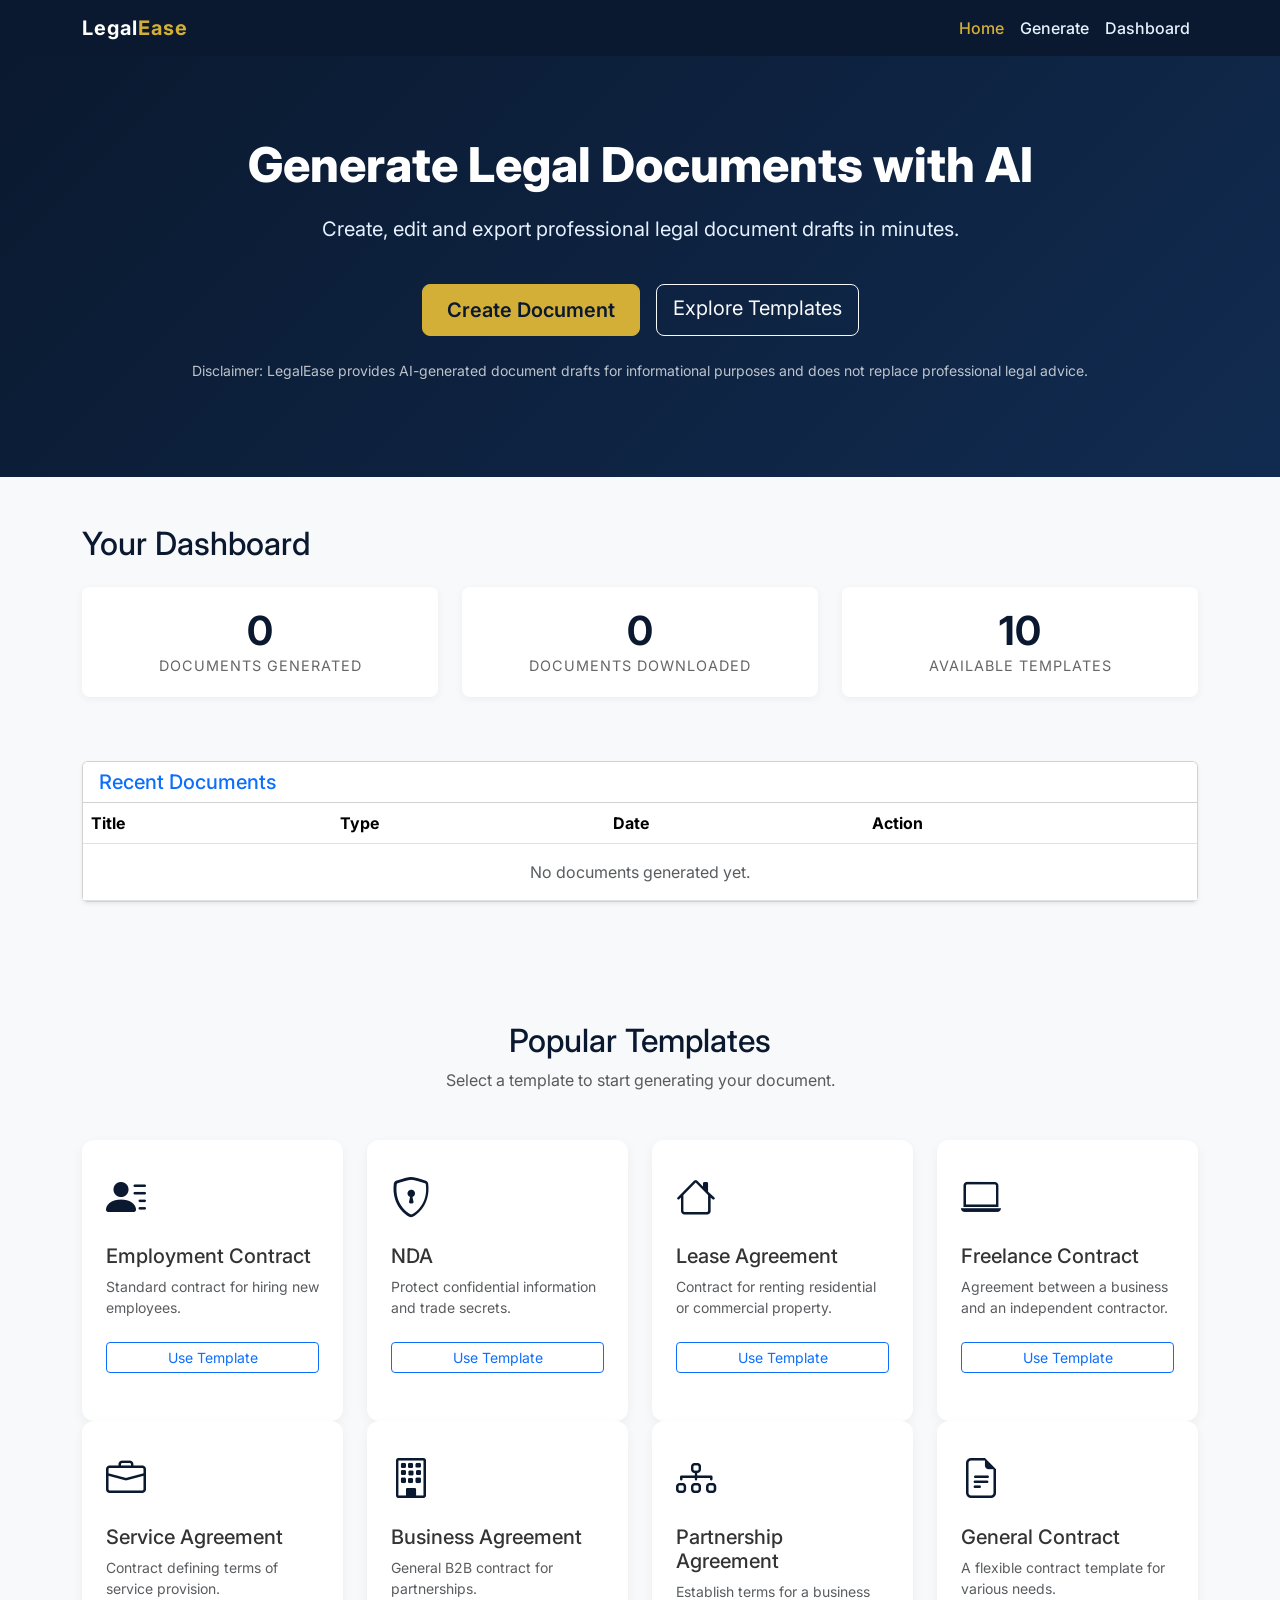
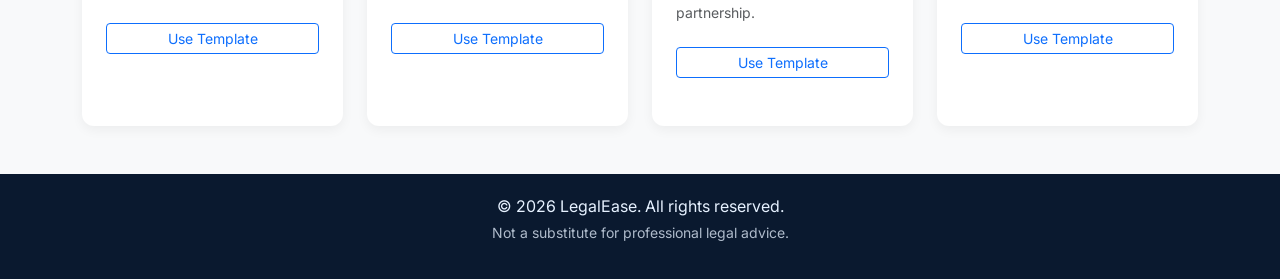
<file: LegalEase/index.html>
<!DOCTYPE html>
<html lang="en">
<head>
    <meta charset="UTF-8">
    <meta name="viewport" content="width=device-width, initial-scale=1.0">
    <title>LegalEase | AI-Powered Legal Document Generator</title>
    <!-- Bootstrap 5 CSS -->
    <link href="https://cdn.jsdelivr.net/npm/bootstrap@5.3.2/dist/css/bootstrap.min.css" rel="stylesheet">
    <!-- Google Fonts -->
    <link href="https://fonts.googleapis.com/css2?family=Inter:wght@400;500;600;700;800&display=swap" rel="stylesheet">
    <!-- Bootstrap Icons -->
    <link rel="stylesheet" href="https://cdn.jsdelivr.net/npm/bootstrap-icons@1.11.1/font/bootstrap-icons.css">
    <!-- Custom CSS -->
    <link rel="stylesheet" href="css/style.css">
</head>
<body class="d-flex flex-column min-vh-100">

    <!-- Navbar -->
    <nav class="navbar navbar-expand-lg navbar-dark sticky-top">
        <div class="container">
            <a class="navbar-brand" href="index.html">Legal<span>Ease</span></a>
            <button class="navbar-toggler" type="button" data-bs-toggle="collapse" data-bs-target="#navbarNav">
                <span class="navbar-toggler-icon"></span>
            </button>
            <div class="collapse navbar-collapse" id="navbarNav">
                <ul class="navbar-nav ms-auto">
                    <li class="nav-item">
                        <a class="nav-link active" href="index.html">Home</a>
                    </li>
                    <li class="nav-item">
                        <a class="nav-link" href="generator.html">Generate</a>
                    </li>
                    <li class="nav-item">
                        <a class="nav-link" href="#dashboard">Dashboard</a>
                    </li>
                </ul>
            </div>
        </div>
    </nav>

    <!-- Hero Section -->
    <section class="hero-section">
        <div class="container">
            <h1 class="hero-title">Generate Legal Documents with AI</h1>
            <p class="hero-subtitle">Create, edit and export professional legal document drafts in minutes.</p>
            <div class="d-flex justify-content-center gap-3">
                <a href="generator.html" class="btn btn-accent btn-lg">Create Document</a>
                <a href="#templates" class="btn btn-outline-light btn-lg">Explore Templates</a>
            </div>
            <p class="mt-4 small text-light opacity-75">
                Disclaimer: LegalEase provides AI-generated document drafts for informational purposes and does not replace professional legal advice.
            </p>
        </div>
    </section>

    <!-- Dashboard Section -->
    <section id="dashboard" class="py-5 bg-light">
        <div class="container">
            <h2 class="mb-4" style="color: var(--primary-color);">Your Dashboard</h2>
            <div class="row mb-5">
                <div class="col-md-4 mb-3">
                    <div class="stat-card">
                        <h3 id="stat-generated">0</h3>
                        <p>Documents Generated</p>
                    </div>
                </div>
                <div class="col-md-4 mb-3">
                    <div class="stat-card">
                        <h3 id="stat-downloaded">0</h3>
                        <p>Documents Downloaded</p>
                    </div>
                </div>
                <div class="col-md-4 mb-3">
                    <div class="stat-card">
                        <h3 id="stat-templates">10</h3>
                        <p>Available Templates</p>
                    </div>
                </div>
            </div>
            
            <div class="card shadow-sm mb-4">
                <div class="card-header bg-white">
                    <h5 class="mb-0 text-primary">Recent Documents</h5>
                </div>
                <div class="card-body p-0">
                    <div class="table-responsive">
                        <table class="table table-hover mb-0" id="recent-docs-table">
                            <thead>
                                <tr>
                                    <th>Title</th>
                                    <th>Type</th>
                                    <th>Date</th>
                                    <th>Action</th>
                                </tr>
                            </thead>
                            <tbody id="recent-docs-body">
                                <tr>
                                    <td colspan="4" class="text-center text-muted py-3">No documents generated yet.</td>
                                </tr>
                            </tbody>
                        </table>
                    </div>
                </div>
            </div>
        </div>
    </section>

    <!-- Templates Section -->
    <section id="templates" class="py-5">
        <div class="container">
            <div class="text-center mb-5">
                <h2 style="color: var(--primary-color);">Popular Templates</h2>
                <p class="text-muted">Select a template to start generating your document.</p>
            </div>
            <div class="row">
                <!-- Template Cards -->
                <div class="col-md-4 col-lg-3">
                    <div class="template-card" onclick="startGeneration('Employment Contract')">
                        <div class="template-icon"><i class="bi bi-person-lines-fill"></i></div>
                        <h5>Employment Contract</h5>
                        <p class="text-muted small">Standard contract for hiring new employees.</p>
                        <button class="btn btn-outline-primary btn-sm mt-2 w-100">Use Template</button>
                    </div>
                </div>
                <div class="col-md-4 col-lg-3">
                    <div class="template-card" onclick="startGeneration('Non-Disclosure Agreement (NDA)')">
                        <div class="template-icon"><i class="bi bi-shield-lock"></i></div>
                        <h5>NDA</h5>
                        <p class="text-muted small">Protect confidential information and trade secrets.</p>
                        <button class="btn btn-outline-primary btn-sm mt-2 w-100">Use Template</button>
                    </div>
                </div>
                <div class="col-md-4 col-lg-3">
                    <div class="template-card" onclick="startGeneration('Lease Agreement')">
                        <div class="template-icon"><i class="bi bi-house"></i></div>
                        <h5>Lease Agreement</h5>
                        <p class="text-muted small">Contract for renting residential or commercial property.</p>
                        <button class="btn btn-outline-primary btn-sm mt-2 w-100">Use Template</button>
                    </div>
                </div>
                <div class="col-md-4 col-lg-3">
                    <div class="template-card" onclick="startGeneration('Freelance Work Contract')">
                        <div class="template-icon"><i class="bi bi-laptop"></i></div>
                        <h5>Freelance Contract</h5>
                        <p class="text-muted small">Agreement between a business and an independent contractor.</p>
                        <button class="btn btn-outline-primary btn-sm mt-2 w-100">Use Template</button>
                    </div>
                </div>
                <div class="col-md-4 col-lg-3">
                    <div class="template-card" onclick="startGeneration('Service Agreement')">
                        <div class="template-icon"><i class="bi bi-briefcase"></i></div>
                        <h5>Service Agreement</h5>
                        <p class="text-muted small">Contract defining terms of service provision.</p>
                        <button class="btn btn-outline-primary btn-sm mt-2 w-100">Use Template</button>
                    </div>
                </div>
                <div class="col-md-4 col-lg-3">
                    <div class="template-card" onclick="startGeneration('Business Agreement')">
                        <div class="template-icon"><i class="bi bi-building"></i></div>
                        <h5>Business Agreement</h5>
                        <p class="text-muted small">General B2B contract for partnerships.</p>
                        <button class="btn btn-outline-primary btn-sm mt-2 w-100">Use Template</button>
                    </div>
                </div>
                <div class="col-md-4 col-lg-3">
                    <div class="template-card" onclick="startGeneration('Partnership Agreement')">
                        <div class="template-icon"><i class="bi bi-diagram-3"></i></div>
                        <h5>Partnership Agreement</h5>
                        <p class="text-muted small">Establish terms for a business partnership.</p>
                        <button class="btn btn-outline-primary btn-sm mt-2 w-100">Use Template</button>
                    </div>
                </div>
                <div class="col-md-4 col-lg-3">
                    <div class="template-card" onclick="startGeneration('General Contract')">
                        <div class="template-icon"><i class="bi bi-file-earmark-text"></i></div>
                        <h5>General Contract</h5>
                        <p class="text-muted small">A flexible contract template for various needs.</p>
                        <button class="btn btn-outline-primary btn-sm mt-2 w-100">Use Template</button>
                    </div>
                </div>
            </div>
        </div>
    </section>

    <!-- Footer -->
    <footer>
        <div class="container">
            <p class="mb-1">&copy; 2026 LegalEase. All rights reserved.</p>
            <p class="small opacity-75">Not a substitute for professional legal advice.</p>
        </div>
    </footer>

    <!-- Bootstrap 5 JS -->
    <script src="https://cdn.jsdelivr.net/npm/bootstrap@5.3.2/dist/js/bootstrap.bundle.min.js"></script>
    <script src="js/app.js"></script>
</body>
</html>
</file>
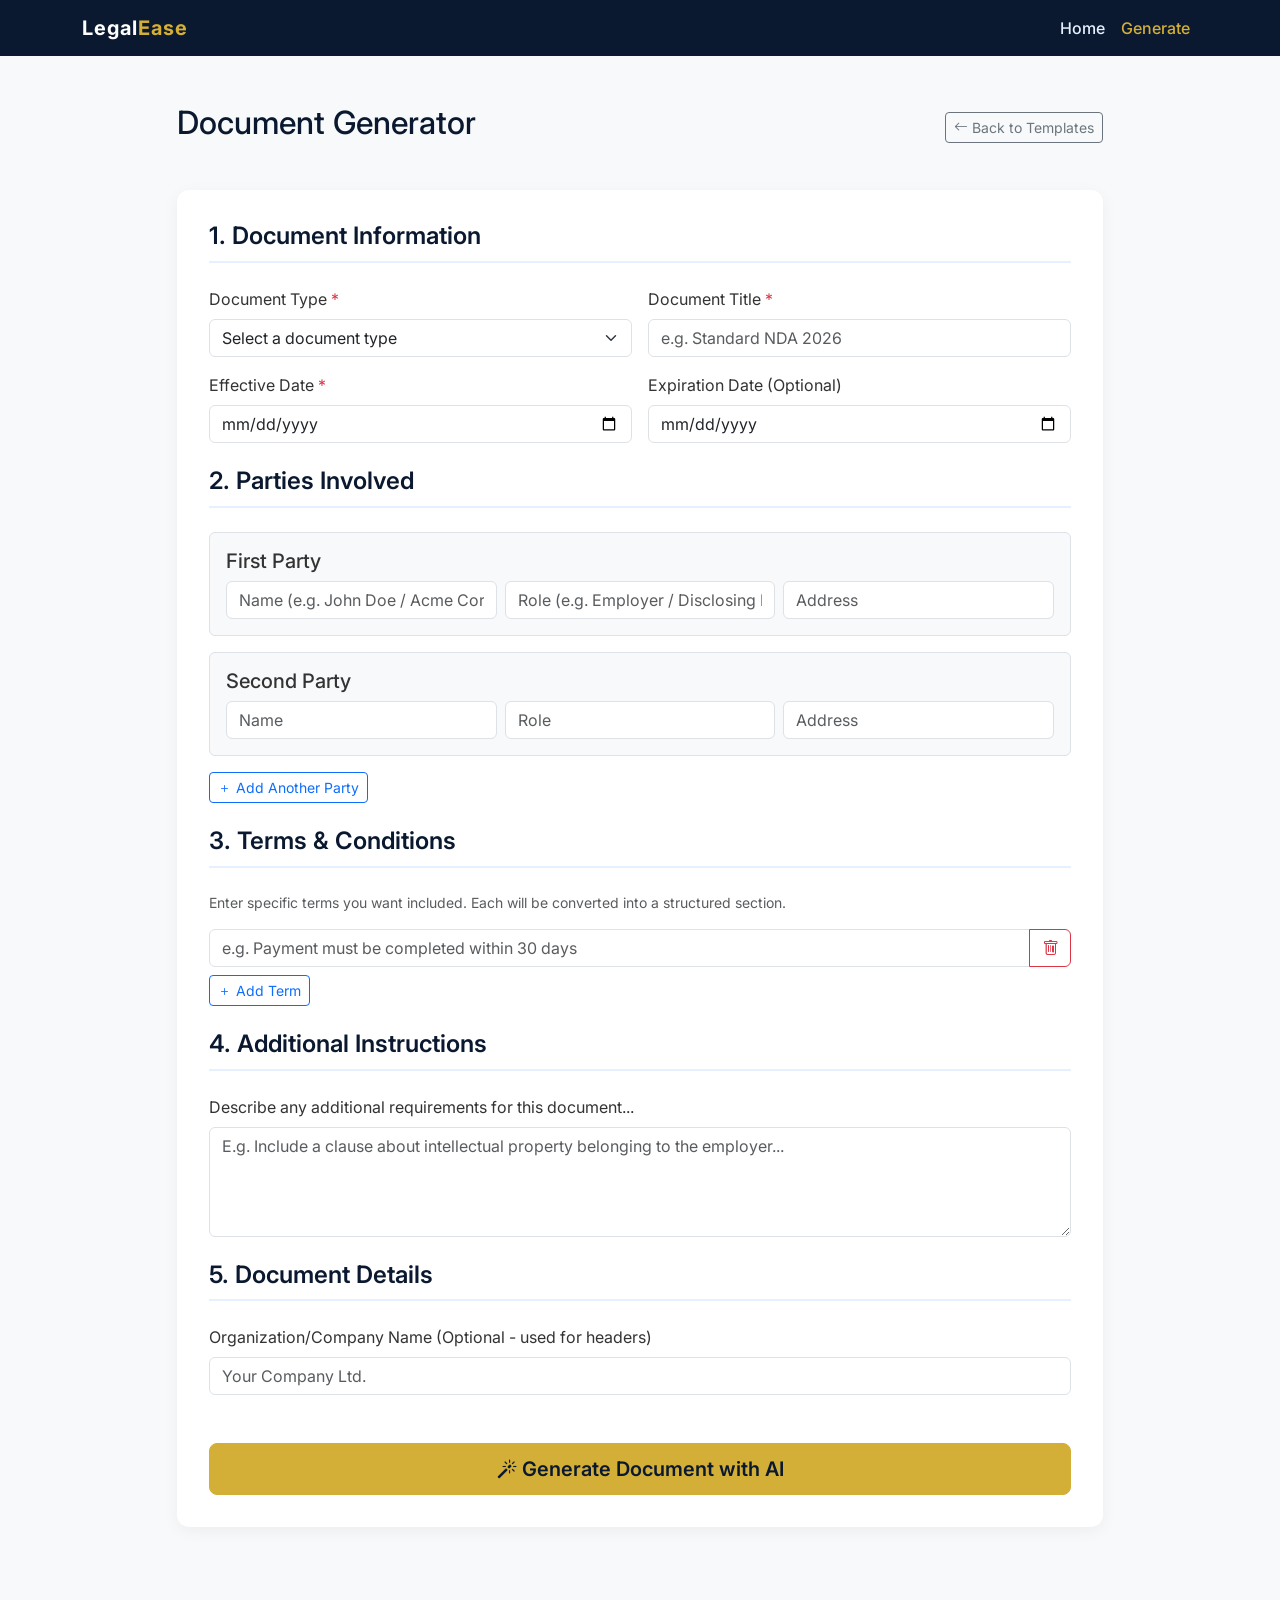
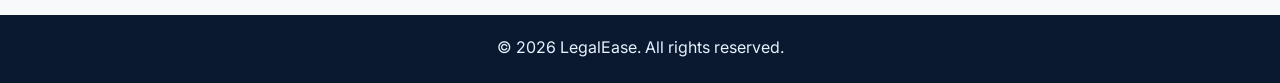
<file: LegalEase/generator.html>
<!DOCTYPE html>
<html lang="en">
<head>
    <meta charset="UTF-8">
    <meta name="viewport" content="width=device-width, initial-scale=1.0">
    <title>Generate Document | LegalEase</title>
    <link href="https://cdn.jsdelivr.net/npm/bootstrap@5.3.2/dist/css/bootstrap.min.css" rel="stylesheet">
    <link href="https://fonts.googleapis.com/css2?family=Inter:wght@400;500;600;700&display=swap" rel="stylesheet">
    <link rel="stylesheet" href="https://cdn.jsdelivr.net/npm/bootstrap-icons@1.11.1/font/bootstrap-icons.css">
    <link rel="stylesheet" href="css/style.css">
</head>
<body class="d-flex flex-column min-vh-100">

    <!-- Loading Overlay -->
    <div id="loading-overlay">
        <div class="spinner mb-3"></div>
        <h4 style="color: var(--primary-color);">Preparing your document...</h4>
        <p class="text-muted" id="loading-message">Our AI is drafting the legal content based on your instructions.</p>
    </div>

    <!-- Navbar -->
    <nav class="navbar navbar-expand-lg navbar-dark sticky-top">
        <div class="container">
            <a class="navbar-brand" href="index.html">Legal<span>Ease</span></a>
            <button class="navbar-toggler" type="button" data-bs-toggle="collapse" data-bs-target="#navbarNav">
                <span class="navbar-toggler-icon"></span>
            </button>
            <div class="collapse navbar-collapse" id="navbarNav">
                <ul class="navbar-nav ms-auto">
                    <li class="nav-item"><a class="nav-link" href="index.html">Home</a></li>
                    <li class="nav-item"><a class="nav-link active" href="generator.html">Generate</a></li>
                </ul>
            </div>
        </div>
    </nav>

    <!-- Generator Content -->
    <div class="container py-5">
        <div class="row justify-content-center">
            <div class="col-lg-10">
                <div class="d-flex justify-content-between align-items-center mb-4">
                    <h2 style="color: var(--primary-color);">Document Generator</h2>
                    <a href="index.html" class="btn btn-outline-secondary btn-sm"><i class="bi bi-arrow-left"></i> Back to Templates</a>
                </div>

                <div id="error-alert" class="alert alert-danger d-none" role="alert"></div>

                <form id="document-form" class="form-container">
                    
                    <!-- Section 1: Document Info -->
                    <h4 class="form-section-title">1. Document Information</h4>
                    <div class="row g-3 mb-4">
                        <div class="col-md-6">
                            <label class="form-label">Document Type <span class="text-danger">*</span></label>
                            <select class="form-select" id="docType" required>
                                <option value="" disabled selected>Select a document type</option>
                                <option value="Employment Contract">Employment Contract</option>
                                <option value="Non-Disclosure Agreement (NDA)">Non-Disclosure Agreement (NDA)</option>
                                <option value="Lease Agreement">Lease Agreement</option>
                                <option value="Freelance Work Contract">Freelance Work Contract</option>
                                <option value="Service Agreement">Service Agreement</option>
                                <option value="Business Agreement">Business Agreement</option>
                                <option value="Employment Offer Letter">Employment Offer Letter</option>
                                <option value="Partnership Agreement">Partnership Agreement</option>
                                <option value="Consulting Agreement">Consulting Agreement</option>
                                <option value="General Contract">General Contract</option>
                            </select>
                        </div>
                        <div class="col-md-6">
                            <label class="form-label">Document Title <span class="text-danger">*</span></label>
                            <input type="text" class="form-control" id="docTitle" required placeholder="e.g. Standard NDA 2026">
                        </div>
                        <div class="col-md-6">
                            <label class="form-label">Effective Date <span class="text-danger">*</span></label>
                            <input type="date" class="form-control" id="effectiveDate" required>
                        </div>
                        <div class="col-md-6">
                            <label class="form-label">Expiration Date (Optional)</label>
                            <input type="date" class="form-control" id="expirationDate">
                        </div>
                    </div>

                    <!-- Section 2: Parties -->
                    <h4 class="form-section-title">2. Parties Involved</h4>
                    <div id="parties-container">
                        <!-- Party 1 -->
                        <div class="party-block border rounded p-3 mb-3 bg-light">
                            <h5>First Party</h5>
                            <div class="row g-2">
                                <div class="col-md-4">
                                    <input type="text" class="form-control party-name" placeholder="Name (e.g. John Doe / Acme Corp)" required>
                                </div>
                                <div class="col-md-4">
                                    <input type="text" class="form-control party-role" placeholder="Role (e.g. Employer / Disclosing Party)" required>
                                </div>
                                <div class="col-md-4">
                                    <input type="text" class="form-control party-address" placeholder="Address" required>
                                </div>
                            </div>
                        </div>
                        <!-- Party 2 -->
                        <div class="party-block border rounded p-3 mb-3 bg-light">
                            <h5>Second Party</h5>
                            <div class="row g-2">
                                <div class="col-md-4">
                                    <input type="text" class="form-control party-name" placeholder="Name" required>
                                </div>
                                <div class="col-md-4">
                                    <input type="text" class="form-control party-role" placeholder="Role" required>
                                </div>
                                <div class="col-md-4">
                                    <input type="text" class="form-control party-address" placeholder="Address" required>
                                </div>
                            </div>
                        </div>
                    </div>
                    <button type="button" class="btn btn-outline-primary btn-sm mb-4" id="add-party-btn"><i class="bi bi-plus"></i> Add Another Party</button>

                    <!-- Section 3: Terms -->
                    <h4 class="form-section-title">3. Terms & Conditions</h4>
                    <p class="text-muted small">Enter specific terms you want included. Each will be converted into a structured section.</p>
                    <div id="terms-container">
                        <div class="input-group mb-2 term-block">
                            <input type="text" class="form-control term-input" placeholder="e.g. Payment must be completed within 30 days" required>
                            <button class="btn btn-outline-danger remove-term" type="button"><i class="bi bi-trash"></i></button>
                        </div>
                    </div>
                    <button type="button" class="btn btn-outline-primary btn-sm mb-4" id="add-term-btn"><i class="bi bi-plus"></i> Add Term</button>

                    <!-- Section 4: Instructions -->
                    <h4 class="form-section-title">4. Additional Instructions</h4>
                    <div class="mb-4">
                        <label class="form-label">Describe any additional requirements for this document...</label>
                        <textarea class="form-control" id="additionalInstructions" rows="4" placeholder="E.g. Include a clause about intellectual property belonging to the employer..."></textarea>
                    </div>

                    <!-- Section 5: Branding -->
                    <h4 class="form-section-title">5. Document Details</h4>
                    <div class="row g-3 mb-4">
                        <div class="col-md-12">
                            <label class="form-label">Organization/Company Name (Optional - used for headers)</label>
                            <input type="text" class="form-control" id="companyName" placeholder="Your Company Ltd.">
                        </div>
                    </div>

                    <!-- Submit -->
                    <div class="d-grid mt-5">
                        <button type="submit" class="btn btn-accent btn-lg" id="generate-btn">
                            <i class="bi bi-magic"></i> Generate Document with AI
                        </button>
                    </div>
                </form>
            </div>
        </div>
    </div>

    <!-- Footer -->
    <footer>
        <div class="container">
            <p class="mb-1">&copy; 2026 LegalEase. All rights reserved.</p>
        </div>
    </footer>

    <script src="https://cdn.jsdelivr.net/npm/bootstrap@5.3.2/dist/js/bootstrap.bundle.min.js"></script>
    <script src="js/app.js"></script>
    <script src="js/generator.js"></script>
</body>
</html>
</file>
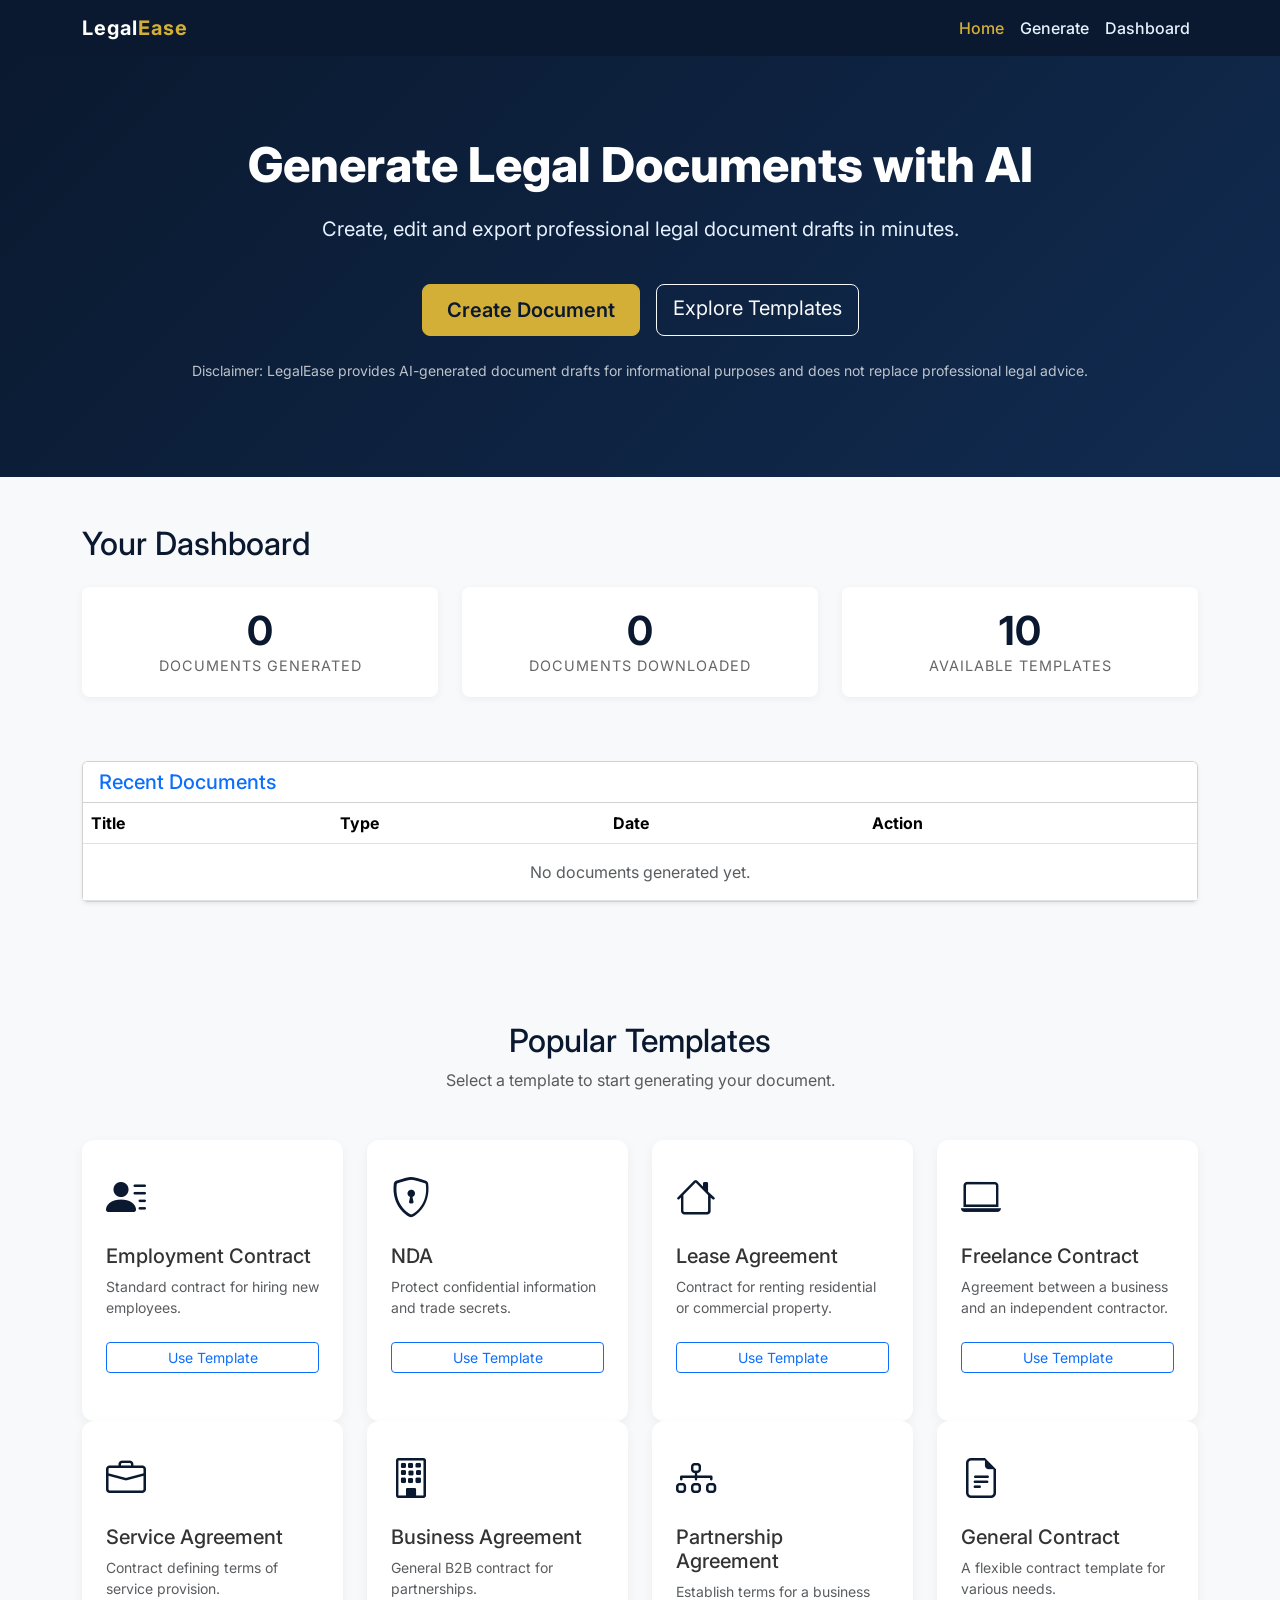
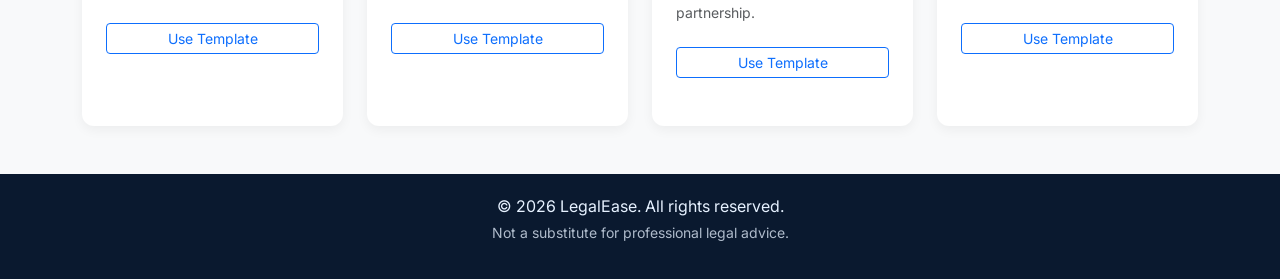
<file: LegalEase/preview.html>
<!DOCTYPE html>
<html lang="en">
<head>
    <meta charset="UTF-8">
    <meta name="viewport" content="width=device-width, initial-scale=1.0">
    <title>Document Preview | LegalEase</title>
    <link href="https://cdn.jsdelivr.net/npm/bootstrap@5.3.2/dist/css/bootstrap.min.css" rel="stylesheet">
    <link href="https://fonts.googleapis.com/css2?family=Inter:wght@400;500;600;700&display=swap" rel="stylesheet">
    <link rel="stylesheet" href="https://cdn.jsdelivr.net/npm/bootstrap-icons@1.11.1/font/bootstrap-icons.css">
    <link rel="stylesheet" href="css/style.css">
    <style>
        .preview-container {
            background-color: white;
            padding: 40px;
            box-shadow: 0 0 15px rgba(0,0,0,0.1);
            min-height: 800px;
            font-family: 'Times New Roman', Times, serif;
            color: #000;
            white-space: pre-wrap;
            border: 1px solid #ccc;
        }
        .edit-area {
            width: 100%;
            min-height: 800px;
            font-family: 'Courier New', Courier, monospace;
            padding: 20px;
            display: none;
        }
    </style>
</head>
<body class="d-flex flex-column min-vh-100 bg-light">

    <!-- Navbar -->
    <nav class="navbar navbar-expand-lg navbar-dark sticky-top">
        <div class="container">
            <a class="navbar-brand" href="index.html">Legal<span>Ease</span></a>
            <div class="d-flex">
                <a href="index.html" class="btn btn-outline-light btn-sm">Home</a>
            </div>
        </div>
    </nav>

    <!-- Content -->
    <div class="container-fluid py-4">
        <div class="row justify-content-center">
            
            <!-- Sidebar Actions -->
            <div class="col-md-3 col-lg-2 mb-4">
                <div class="card shadow-sm sticky-top" style="top: 80px;">
                    <div class="card-body">
                        <h5 class="card-title text-primary mb-3">Actions</h5>
                        
                        <button id="toggle-edit-btn" class="btn btn-outline-secondary w-100 mb-3">
                            <i class="bi bi-pencil"></i> Edit Text
                        </button>

                        <hr>
                        
                        <h6 class="mb-2">Branding</h6>
                        <div class="mb-3">
                            <label class="form-label small">Upload Logo (JPG/PNG)</label>
                            <input class="form-control form-control-sm" type="file" id="logo-upload" accept="image/png, image/jpeg">
                        </div>

                        <hr>

                        <h6 class="mb-2">Export</h6>
                        <div class="d-grid gap-2">
                            <button class="btn btn-danger btn-sm" onclick="exportDoc('pdf')"><i class="bi bi-file-pdf"></i> Download PDF</button>
                            <button class="btn btn-primary btn-sm" onclick="exportDoc('docx')"><i class="bi bi-file-word"></i> Download DOCX</button>
                            <button class="btn btn-secondary btn-sm" onclick="exportDoc('txt')"><i class="bi bi-file-text"></i> Download TXT</button>
                        </div>
                        
                        <div id="export-error" class="alert alert-danger mt-3 d-none p-2 small"></div>
                    </div>
                </div>
            </div>

            <!-- Preview Area -->
            <div class="col-md-9 col-lg-8">
                <div class="d-flex justify-content-between align-items-center mb-3">
                    <h3 id="doc-title-display">Document Preview</h3>
                    <span class="badge bg-success" id="success-badge">Document generated successfully</span>
                </div>
                
                <div class="preview-wrapper position-relative">
                    <div id="document-preview" class="preview-container"></div>
                    <textarea id="document-editor" class="form-control edit-area"></textarea>
                </div>
            </div>
        </div>
    </div>

    <!-- Footer -->
    <footer class="mt-auto">
        <div class="container">
            <p class="mb-0">&copy; 2026 LegalEase.</p>
        </div>
    </footer>

    <script src="https://cdn.jsdelivr.net/npm/bootstrap@5.3.2/dist/js/bootstrap.bundle.min.js"></script>
    <script src="js/app.js"></script>
    <script src="js/preview.js"></script>
</body>
</html>
</file>
<file: LegalEase/css/style.css>
:root {
    --primary-color: #0A192F; /* Dark navy */
    --secondary-color: #E6F1FF; /* Soft blue */
    --accent-color: #D4AF37; /* Small gold accent */
    --bg-color: #F8F9FA; /* Light gray */
    --text-color: #333333;
    --white: #FFFFFF;
}

body {
    background-color: var(--bg-color);
    color: var(--text-color);
    font-family: 'Inter', 'Segoe UI', Tahoma, Geneva, Verdana, sans-serif;
}

/* Navbar */
.navbar {
    background-color: var(--primary-color) !important;
}

.navbar-brand {
    color: var(--white) !important;
    font-weight: 700;
    letter-spacing: 1px;
}

.navbar-brand span {
    color: var(--accent-color);
}

.nav-link {
    color: var(--secondary-color) !important;
    font-weight: 500;
    transition: color 0.3s ease;
}

.nav-link:hover, .nav-link.active {
    color: var(--accent-color) !important;
}

/* Buttons */
.btn-primary {
    background-color: var(--primary-color);
    border-color: var(--primary-color);
    color: var(--white);
    padding: 10px 24px;
    font-weight: 600;
    transition: all 0.3s ease;
}

.btn-primary:hover {
    background-color: #0d2240;
    border-color: #0d2240;
    transform: translateY(-2px);
    box-shadow: 0 4px 10px rgba(10, 25, 47, 0.2);
}

.btn-accent {
    background-color: var(--accent-color);
    border-color: var(--accent-color);
    color: var(--primary-color);
    padding: 10px 24px;
    font-weight: 600;
    transition: all 0.3s ease;
}

.btn-accent:hover {
    background-color: #e5c354;
    border-color: #e5c354;
    color: var(--primary-color);
    transform: translateY(-2px);
    box-shadow: 0 4px 10px rgba(212, 175, 55, 0.3);
}

/* Hero Section */
.hero-section {
    background: linear-gradient(135deg, var(--primary-color) 0%, #112B50 100%);
    color: var(--white);
    padding: 80px 0;
    text-align: center;
}

.hero-title {
    font-weight: 800;
    font-size: 3rem;
    margin-bottom: 20px;
}

.hero-subtitle {
    font-size: 1.25rem;
    color: var(--secondary-color);
    margin-bottom: 40px;
}

/* Cards */
.template-card {
    background-color: var(--white);
    border-radius: 12px;
    padding: 24px;
    margin-bottom: 24px;
    box-shadow: 0 4px 12px rgba(0,0,0,0.05);
    transition: all 0.3s ease;
    border-top: 4px solid transparent;
    cursor: pointer;
    height: 100%;
}

.template-card:hover {
    transform: translateY(-5px);
    box-shadow: 0 8px 24px rgba(0,0,0,0.1);
    border-top: 4px solid var(--accent-color);
}

.template-icon {
    font-size: 2.5rem;
    color: var(--primary-color);
    margin-bottom: 16px;
}

/* Form Styles */
.form-container {
    background-color: var(--white);
    border-radius: 12px;
    padding: 32px;
    box-shadow: 0 4px 16px rgba(0,0,0,0.05);
    margin-top: 40px;
    margin-bottom: 40px;
}

.form-section-title {
    color: var(--primary-color);
    border-bottom: 2px solid var(--secondary-color);
    padding-bottom: 10px;
    margin-bottom: 24px;
    font-weight: 600;
}

.form-control:focus {
    border-color: var(--primary-color);
    box-shadow: 0 0 0 0.2rem rgba(10, 25, 47, 0.25);
}

/* Loading Overlay */
#loading-overlay {
    position: fixed;
    top: 0;
    left: 0;
    width: 100%;
    height: 100%;
    background-color: rgba(255, 255, 255, 0.9);
    z-index: 9999;
    display: none;
    flex-direction: column;
    justify-content: center;
    align-items: center;
}

.spinner {
    width: 50px;
    height: 50px;
    border: 5px solid var(--secondary-color);
    border-top: 5px solid var(--accent-color);
    border-radius: 50%;
    animation: spin 1s linear infinite;
}

@keyframes spin {
    0% { transform: rotate(0deg); }
    100% { transform: rotate(360deg); }
}

/* Dashboard Stats */
.stat-card {
    background-color: var(--white);
    padding: 20px;
    border-radius: 8px;
    text-align: center;
    box-shadow: 0 2px 8px rgba(0,0,0,0.05);
}
.stat-card h3 {
    color: var(--primary-color);
    font-size: 2.5rem;
    font-weight: bold;
    margin: 0;
}
.stat-card p {
    color: #666;
    margin: 0;
    font-size: 0.9rem;
    text-transform: uppercase;
    letter-spacing: 1px;
}

/* Footer */
footer {
    background-color: var(--primary-color);
    color: var(--secondary-color);
    padding: 20px 0;
    text-align: center;
    margin-top: auto;
}
</file>
